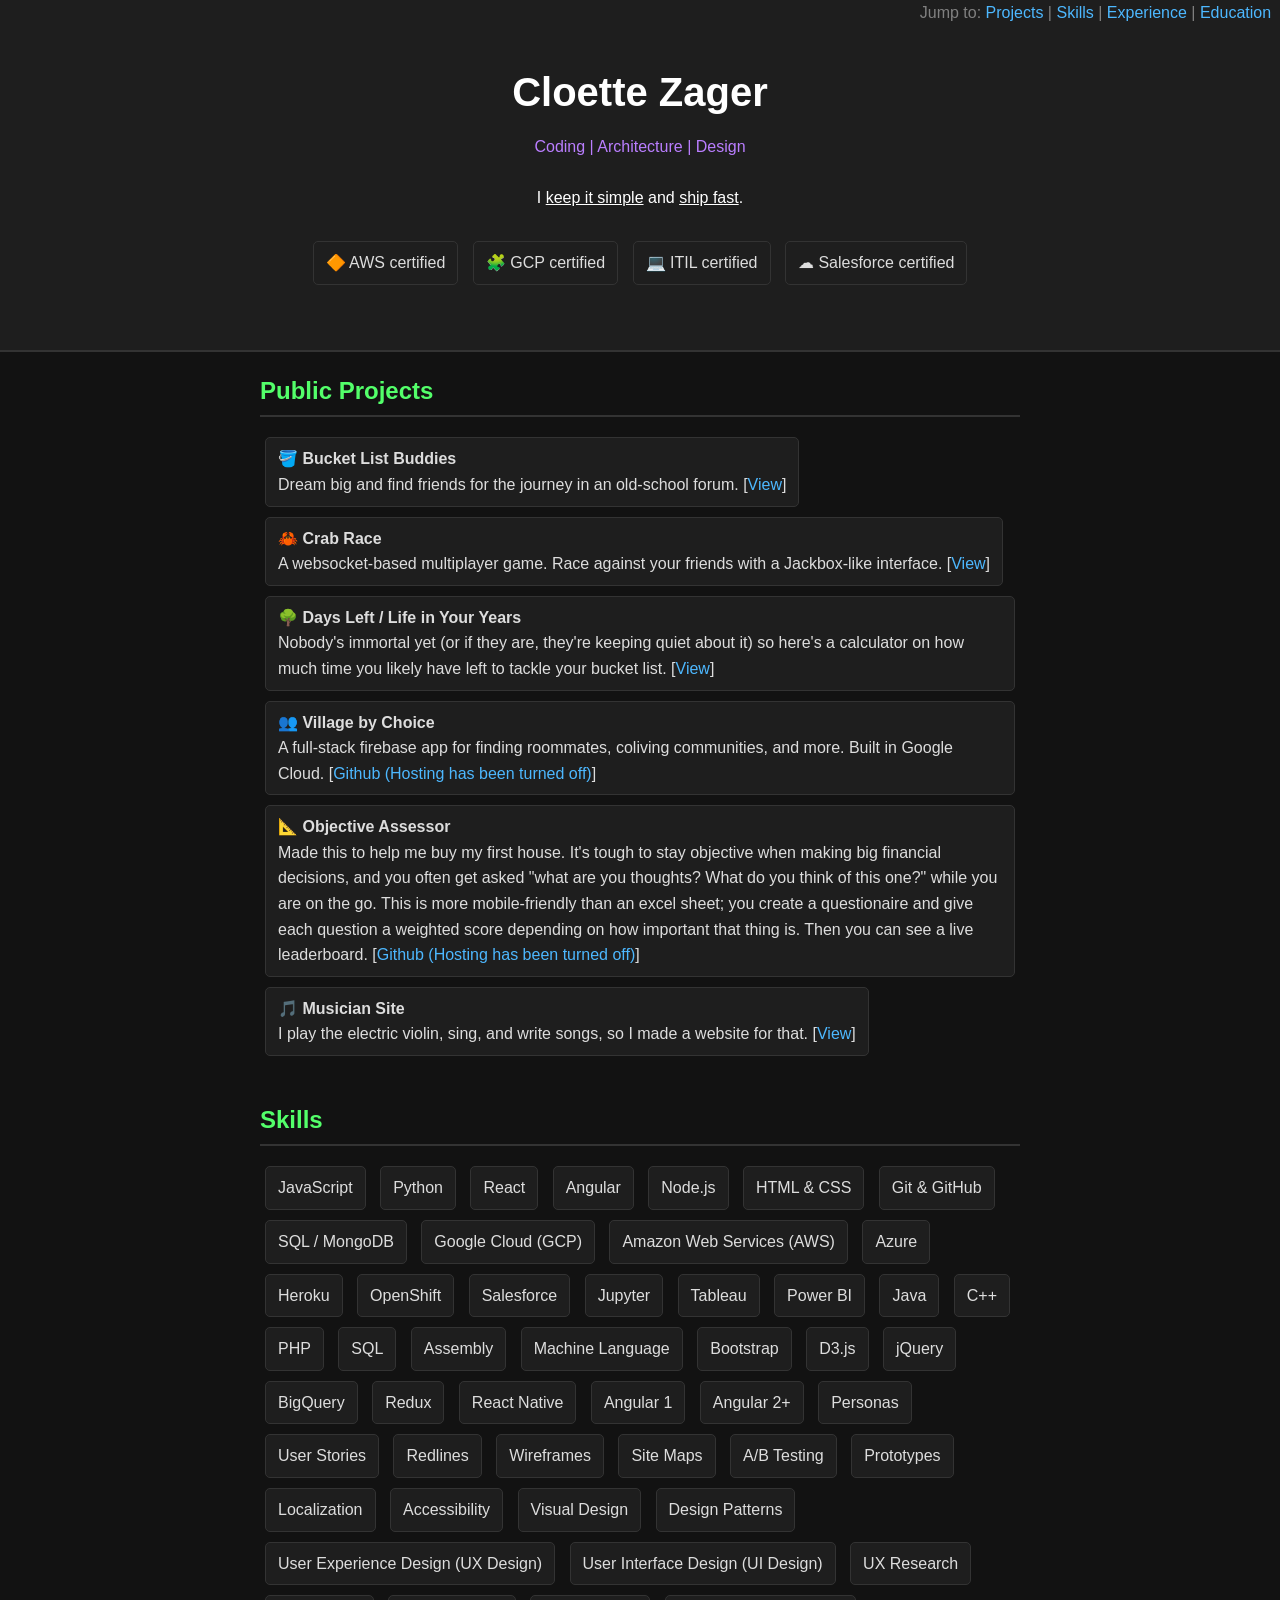
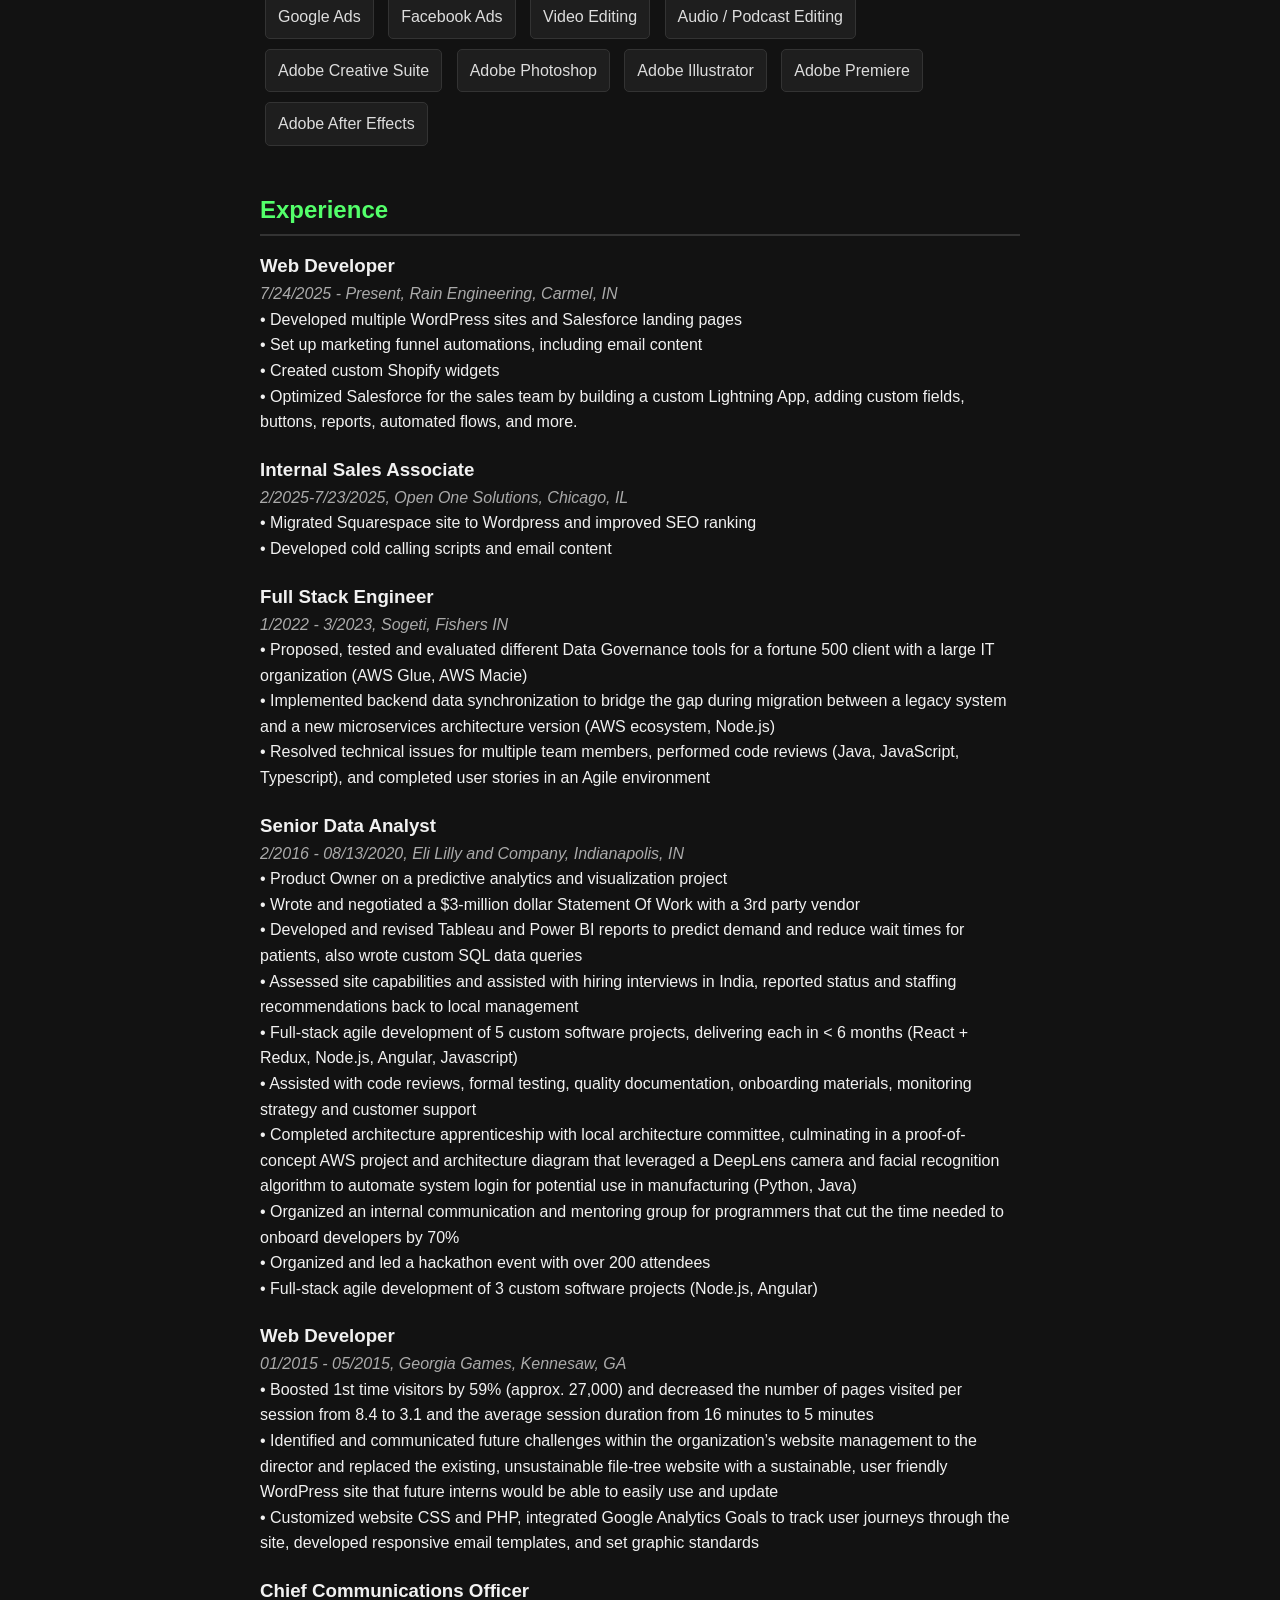
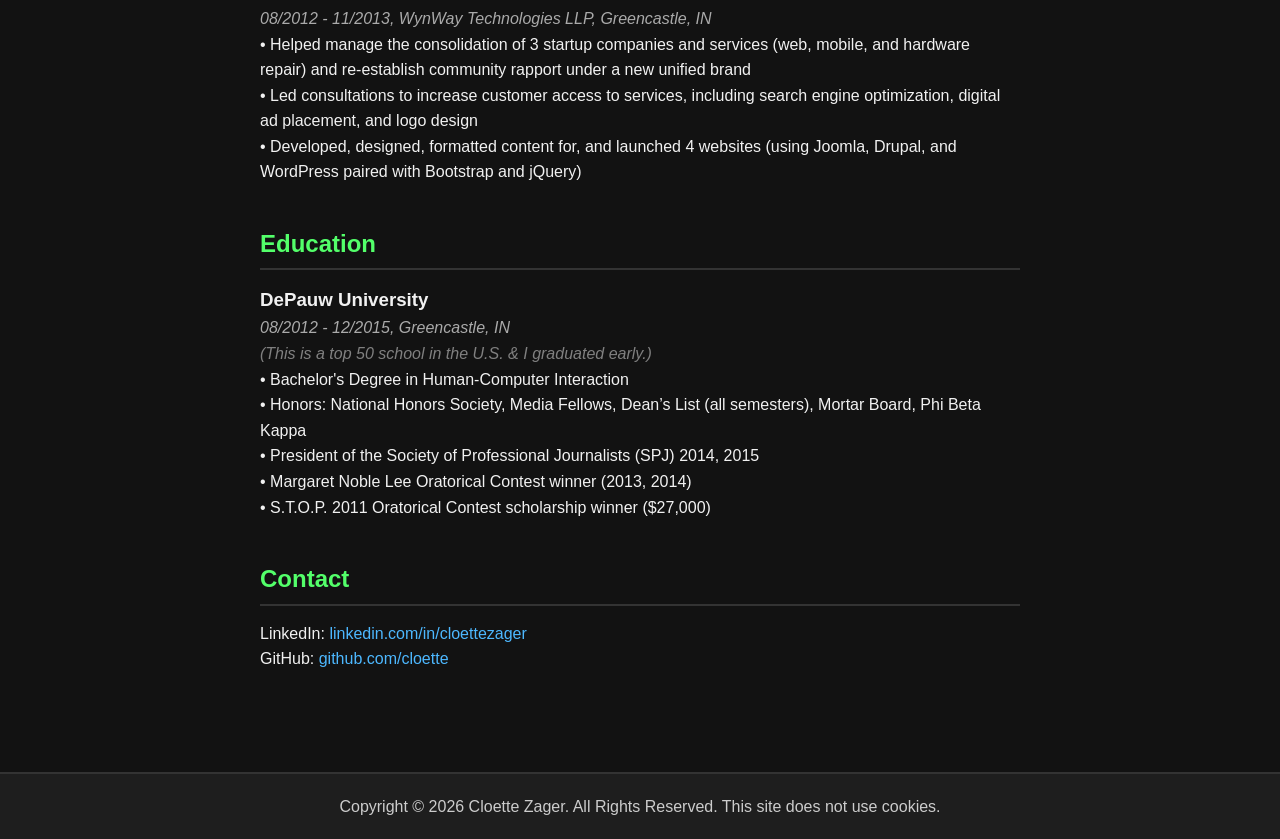
<file: index.html>
<!DOCTYPE html>
<html lang="en">

<head>
    <meta charset="UTF-8" />
    <meta name="viewport" content="width=device-width, initial-scale=1.0" />
    <title>Cloette Zager - Developer Resume</title>
    <link rel="stylesheet" href="style.css" />
</head>

<body>
    <header>
        <div class="container">
            <h1>Cloette Zager</h1>
            <p style="color:#ba7eff">Coding | Architecture | Design</p>
            <br>
            <p>I <span style="text-decoration: underline;">keep it simple</span> and <span
                    style="text-decoration: underline;">ship fast</span>.</p> <br>
            <ul class="project-list">
                <li>🔶 AWS certified</li>
                <li>🧩 GCP certified</li>
                <li>💻 ITIL certified</li>
                <li>☁︎ Salesforce certified</li>
            </ul>
        </div>
    </header>

    <main class="container">
        <p style="color:gray; position: fixed; top:0px; right: 0px;">&nbsp;&nbsp;Jump to:
            <a href="#projects">Projects</a> |
            <a href="#skills">Skills</a> |
            <a href="#experience">Experience</a> |
            <a href="#education">Education</a>&nbsp;&nbsp;
        </p>
        <section id="projects">
            <h2>Public Projects</h2>
            <ul class="project-list">
                <li>
                    <strong>🪣 Bucket List Buddies</strong> <br>Dream big and find friends for the journey in an old-school forum. [<a
                        href="https://bucketlistbuddies.vercel.app" target="_blank">View</a>]
                </li>
                <li>
                    <strong>🦀 Crab Race</strong> <br>A websocket-based multiplayer game. Race against your friends with
                    a
                    Jackbox-like interface.
                    [<a href="https://crabracetos.onrender.com" target="_blank">View</a>]
                </li>
                <li>
                    <strong>🌳 Days Left / Life in Your Years</strong> <br>Nobody's immortal yet (or if they are, they're keeping quiet about it) so here's a calculator on how much time you likely have left to tackle your bucket list. [<a
                        href="https://cloette.github.io/personal-website/life-in-your-years.html" target="_blank">View</a>]
                </li>
                <li>
                    <strong>👥 Village by Choice</strong> <br>A full-stack firebase app for finding roommates, coliving communities,
                    and
                    more. Built in Google Cloud. [<a href="https://github.com/cloette/CbC">Github (Hosting has been
                        turned off)</a>]
                </li>
                <li>
                    <strong>📐 Objective Assessor</strong> <br>Made this to help me buy my first house. It's tough to stay
                    objective when making big financial decisions, and you often get asked "what are you thoughts? What
                    do you think of this one?" while you are on the go. This is more mobile-friendly than an excel sheet; you create a questionaire and give each question a weighted score depending on how important that thing is. Then you can see a live leaderboard. [<a
                        href="https://github.com/cloette/demo-space/tree/objective-assessor-r1" target="_blank">Github (Hosting has been
                        turned off)</a>]
                </li>
                <li>
                    <strong>🎵 Musician Site</strong> <br>I play the electric violin, sing, and write songs, so I made a
                    website for that. [<a href="https://charoitemusic.com" target="_blank">View</a>]
                </li>
            </ul>
        </section>

        <section id="skills">
            <h2>Skills</h2>
            <ul class="skills-list">
                <li>JavaScript</li>
                <li>Python</li>
                <li>React</li>
                <li>Angular</li>
                <li>Node.js</li>
                <li>HTML & CSS</li>
                <li>Git & GitHub</li>
                <li>SQL / MongoDB</li>
                <li>Google Cloud (GCP)</li>
                <li>Amazon Web Services (AWS)</li>
                <li>Azure</li>
                <li>Heroku</li>
                <li>OpenShift</li>
                <li>Salesforce</li>
                <li>Jupyter</li>
                <li>Tableau</li>
                <li>Power BI</li>
                <li>Java</li>
                <li>C++</li>
                <li>PHP</li>
                <li>SQL</li>
                <li>Assembly</li>
                <li>Machine Language</li>  
                <li>Bootstrap</li>  
                <li>D3.js</li>  
                <li>jQuery</li>  
                <li>BigQuery</li>
                <li>Redux</li>  
                <li>React Native</li>  
                <li>Angular 1</li>  
                <li>Angular 2+</li>  
                <li>Personas</li>  
                <li>User Stories</li>  
                <li>Redlines</li>  
                <li>Wireframes</li>  
                <li>Site Maps</li>  
                <li>A/B Testing</li>  
                <li>Prototypes</li>  
                <li>Localization</li>  
                <li>Accessibility</li>  
                <li>Visual Design</li>  
                <li>Design Patterns</li>  
                <li>User Experience Design (UX Design)</li>  
                <li>User Interface Design (UI Design)</li>  
                <li>UX Research</li>
                <li>Google Ads</li>
                <li>Facebook Ads</li>
                <li>Video Editing</li>
                <li>Audio / Podcast Editing</li>
                <li>Adobe Creative Suite</li>
                <li>Adobe Photoshop</li>
                <li>Adobe Illustrator</li>
                <li>Adobe Premiere</li>
                <li>Adobe After Effects</li>
            </ul>
        </section>

        <section id="experience">
            <h2>Experience</h2>             
            <div class="job">
                <h3>Web Developer</h3>
                <p class="date">7/24/2025 - Present, Rain Engineering, Carmel, IN</p>
                <p>• Developed multiple WordPress sites and Salesforce landing pages</p>
                <p>• Set up marketing funnel automations, including email content</p>
                <p>• Created custom Shopify widgets</p>
                <p>• Optimized Salesforce for the sales team by building a custom Lightning App, adding custom fields, buttons, reports, automated flows, and more.</p>
            </div>
            <div class="job">
                <h3>Internal Sales Associate</h3>
                <p class="date">2/2025-7/23/2025, Open One Solutions, Chicago, IL</p>
                <p>• Migrated Squarespace site to Wordpress and improved SEO ranking</p>
                <p>• Developed cold calling scripts and email content</p>
            </div>
            <div class="job">
                <h3>Full Stack Engineer</h3>
                <p class="date">1/2022 - 3/2023, Sogeti, Fishers IN</p>
                <p>• Proposed, tested and evaluated different Data Governance tools for a fortune 500 client with a
                    large IT
                    organization (AWS Glue, AWS Macie)<br>
                    • Implemented backend data synchronization to bridge the gap during migration between a legacy
                    system
                    and a new microservices architecture version (AWS ecosystem, Node.js)<br>
                    • Resolved technical issues for multiple team members, performed code reviews (Java, JavaScript,
                    Typescript), and completed user stories in an Agile environment</p>
            </div>
            <div class="job">
                <h3>Senior Data Analyst</h3>
                <p class="date">2/2016 - 08/13/2020, Eli Lilly and Company, Indianapolis, IN</p>
                <p>
                    • Product Owner on a predictive analytics and visualization project
                    <br>• Wrote and negotiated a $3-million dollar Statement Of Work with a 3rd party vendor
                    <br>• Developed and revised Tableau and Power BI reports to predict demand and reduce wait times
                    for
                    <br>patients, also wrote custom SQL data queries

                    <br>• Assessed site capabilities and assisted with hiring interviews in India, reported status
                    and staffing
                    recommendations back to local management
                    <br>• Full-stack agile development of 5 custom software projects, delivering each in < 6 months
                        (React + Redux, Node.js, Angular, Javascript) <br>• Assisted with code reviews, formal
                        testing, quality documentation, onboarding materials, monitoring
                        strategy and customer support

                        <br>• Completed architecture apprenticeship with local architecture committee, culminating
                        in a
                        proof-of-concept AWS project and architecture diagram that leveraged a DeepLens camera and
                        facial
                        recognition algorithm to automate system login for potential use in manufacturing (Python,
                        Java)

                        <br>• Organized an internal communication and mentoring group for programmers that cut the
                        time needed to
                        onboard developers by 70%
                        <br>• Organized and led a hackathon event with over 200 attendees
                        <br>• Full-stack agile development of 3 custom software projects (Node.js, Angular)
                </p>
            </div>
            <div class="job">
                <h3>Web Developer</h3>
                <p class="date">01/2015 - 05/2015, Georgia Games, Kennesaw, GA</p>
                <p>• Boosted 1st time visitors by 59% (approx. 27,000) and decreased the number of pages visited per
                    session from 8.4 to 3.1 and the average session duration from 16 minutes to 5 minutes
                    <br>• Identified and communicated future challenges within the organization’s website management
                    to the
                    director and replaced the existing, unsustainable file-tree website with a sustainable, user
                    friendly
                    WordPress site that future interns would be able to easily use and update
                    <br>• Customized website CSS and PHP, integrated Google Analytics Goals to track user journeys
                    through
                    the site, developed responsive email templates, and set graphic standards
                </p>
            </div>

            <div class="job">
                <h3>Chief Communications Officer</h3>
                <p class="date">08/2012 - 11/2013, WynWay Technologies LLP, Greencastle, IN</p>
                <p>• Helped manage the consolidation of 3 startup companies and services (web, mobile, and hardware
                    repair) and re-establish community rapport under a new unified brand<br>
                    • Led consultations to increase customer access to services, including search engine
                    optimization, digital
                    ad placement, and logo design<br>
                    • Developed, designed, formatted content for, and launched 4 websites (using Joomla, Drupal, and
                    WordPress paired with Bootstrap and jQuery)</p>
            </div>
            <div class="job">
                <h3></h3>
                <p class="date"></p>
                <p></p>
            </div>
        </section>

        <section id="education">
            <h2>Education</h2>
            <div class="job">
                <h3>DePauw University</h3>
                <p class="date">08/2012 - 12/2015, Greencastle, IN</p>
                <p style="color:grey;"><i>(This is a top 50 school in the U.S. & I graduated early.)</i></p>
                <p>• Bachelor's Degree in Human-Computer Interaction<br>
                    • Honors: National Honors Society, Media Fellows, Dean’s List (all semesters), Mortar Board, Phi
                    Beta
                    Kappa<br>
                    • President of the Society of Professional Journalists (SPJ) 2014, 2015<br>
                    • Margaret Noble Lee Oratorical Contest winner (2013, 2014)<br>
                    • S.T.O.P. 2011 Oratorical Contest scholarship winner ($27,000)</p>
            </div>
        </section>

        <section id="contact">
            <h2>Contact</h2>
            <p>LinkedIn: <a href="https://linkedin.com/in/cloettezager" target="_blank">linkedin.com/in/cloettezager</a>
            </p>
            <p>GitHub: <a href="https://github.com/cloette" target="_blank">github.com/cloette</a></p>
        </section>
    </main>

    <footer>
        <p>Copyright © 2026 Cloette Zager. All Rights Reserved.
            This site does not use cookies.</p>
    </footer>

</body>

</html>
</file>
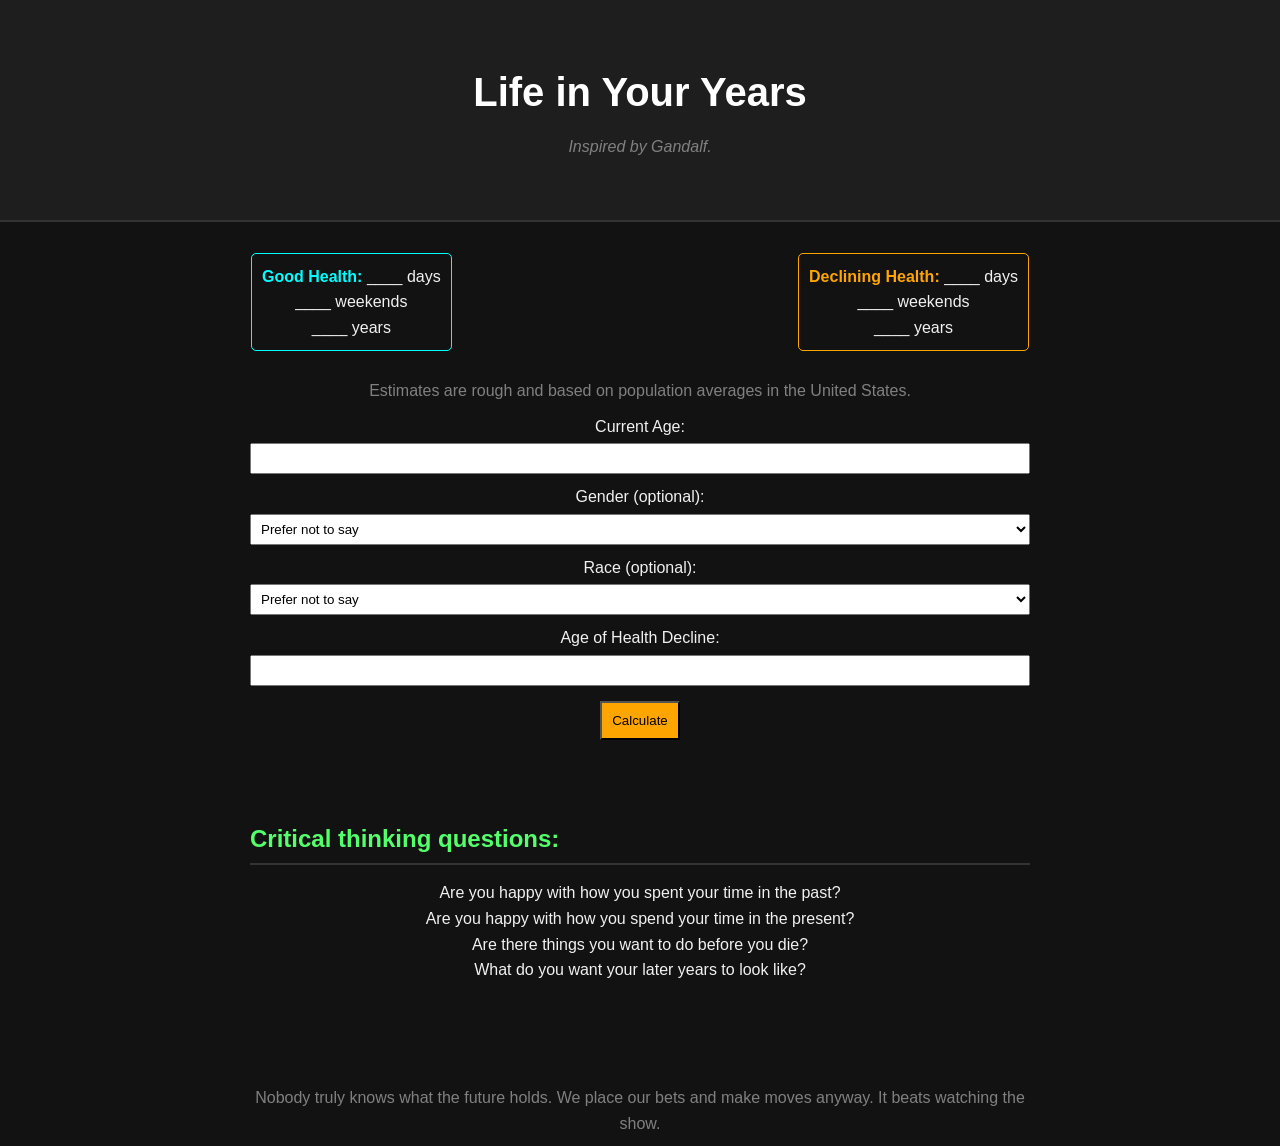
<file: life-in-your-years.html>
<!DOCTYPE html>
<html lang="en">

<head>
    <meta charset="UTF-8" />
    <meta name="viewport" content="width=device-width, initial-scale=1.0" />
    <title>Cloette Zager - Developer Resume</title>
    <link rel="stylesheet" href="style.css" />

    <style>
        label {
            display: block;
            margin-top: 10px;
            text-align: center;
        }

        p {
            text-align: center;
        }

        input,
        select {
            width: 100%;
            padding: 6px;
            margin-top: 4px;

        }

        button {
            padding: 10px;
            background-color: orange;
            display: block;
            margin: 15px auto;
        }

        .output div {
            margin-top: 20px;
            padding: 10px;
            border-radius: 5px;
            text-align: center;
            margin: 1px;
        }

        .donotfillscreen {
            max-width: 800px;
            margin: 0 auto;
            padding: 10px;
        }

        .two-columns {
            display: flex;
            justify-content: space-between;
            margin-top: 20px;
        }

        .blue strong {
            color: aqua;
        }

        .blue {
            border: 1px solid aqua;
        }

        .orange strong {
            color: orange;
        }

        .orange {
            border: 1px solid orange;
        }
    </style>
</head>



<body>

    <header>
        <div class="container">
            <h1>Life in Your Years</h1>
            <p style="color:gray"><i>Inspired by Gandalf.</i></p>
        </div>
    </header>

    <div class="donotfillscreen">
        <div class="output two-columns" id="output">
            <div class="blue"><strong>Good Health:</strong>
                ____ days<br> ____ weekends<br> ____ years</div>
            <div class="orange"><strong>Declining Health:</strong>
                ____ days<br> ____ weekends<br> ____ years</div>
        </div>
        <p style="color:gray"><br>Estimates are rough and based on population averages in the United States. <br></p>

        <label>Current Age:
            <input type="number" id="age" min="0" max="120">
        </label>

        <label>Gender (optional):
            <select id="gender">
                <option value="">Prefer not to say</option>
                <option value="female">Female</option>
                <option value="male">Male</option>
            </select>
        </label>

        <label>Race (optional):
            <select id="race">
                <option value="">Prefer not to say</option>
                <option value="white">White</option>
                <option value="black">Black</option>
                <option value="asian">Asian</option>
                <option value="hispanic">Hispanic</option>
                <option value="other">Other</option>
            </select>
        </label>

        <label>Age of Health Decline:
            <input type="number" id="declineAge" min="0" max="120">
        </label>

        <button onclick="calculate()">Calculate</button>

        <div style="margin-top:80px">
            <h2>Critical thinking questions:</h2>
            <p>Are you happy with how you spent your time in the past?</p>
            <p>Are you happy with how you spend your time in the present?</p>
            <p>Are there things you want to do before you die?</p>
            <p>What do you want your later years to look like?</p>
            <br><br>
            <br><br>
            <p style="color:gray">Nobody truly knows what the future holds. We place our bets and make moves anyway. It beats watching the
                show.</p>
        </div>
    </div>



    <script>
        function suggestDeclineAge(age, gender) {
            // Basic heuristic (you can refine this)
            let base = 75;

            if (gender === "female") base += 2;
            if (gender === "male") base -= 2;

            return Math.max(age + 5, base); // ensure it's ahead of current age
        }

        document.getElementById("age").addEventListener("blur", () => {
            const age = parseInt(document.getElementById("age").value);
            const gender = document.getElementById("gender").value;
            const declineField = document.getElementById("declineAge");

            if (!declineField.value && age) {
                declineField.value = suggestDeclineAge(age, gender);
            }
        });

        function calculate() {
            const age = parseInt(document.getElementById("age").value);
            const declineAge = parseInt(document.getElementById("declineAge").value);

            if (!age || !declineAge || declineAge <= age) {
                document.getElementById("output").innerText =
                    "Please enter valid ages (decline age must be greater than current age).";
                return;
            }

            const goodYears = declineAge - age;

            // Simple assumption: total lifespan ~85 (you can refine)
            const totalLife = 85;
            const decliningYears = Math.max(0, totalLife - declineAge);

            function convert(years) {
                return {
                    days: Math.round(years * 365),
                    weekends: Math.round(years * 52)
                };
            }

            const good = convert(goodYears);
            const declining = convert(decliningYears);

            document.getElementById("output").innerHTML = `
    <div class="blue"><strong>Good Health:</strong><br>
    (~${good.days} days, <br>${good.weekends} weekends), <br>${goodYears} years</div>

    <div class="orange"><strong>Declining Health:</strong><br>
    (~${declining.days} days, <br>${declining.weekends} weekends), <br>${decliningYears} years</div>
  `;
        }
    </script>


</body>

</html>
</file>
<file: style.css>
/* Reset */
* {
  margin: 0;
  padding: 0;
  box-sizing: border-box;
}

body {
  font-family: 'Segoe UI', sans-serif;
  line-height: 1.6;
  color: #f1f1f1;
  background-color: #121212;
}

/* Layout */
.container {
  width: 90%;
  max-width: 800px;
  margin: 0 auto;
  padding: 20px;
}

header {
  background-color: #1e1e1e;
  color: #ffffff;
  padding: 40px 0;
  text-align: center;
  border-bottom: 2px solid #333;
}

header h1 {
  margin-bottom: 10px;
  font-size: 2.5em;
}

main section {
  margin-bottom: 40px;
}

h2 {
  color: #53ff6a;
  border-bottom: 2px solid #333;
  padding-bottom: 5px;
  margin-bottom: 15px;
}

.skills-list,
.project-list {
  list-style: none;
  padding-left: 0;
}

.skills-list li,
.project-list li {
  background-color: #1e1e1e;
  color: #ddd;
  display: inline-block;
  padding: 8px 12px;
  margin: 5px;
  border-radius: 5px;
  border: 1px solid #333;
}

.job {
  margin-bottom: 20px;
}

.job .date {
  font-style: italic;
  color: #aaa;
}

a {
  color: #4db8ff;
  text-decoration: none;
}

a:hover {
  text-decoration: underline;
}

footer {
  background-color: #1e1e1e;
  color: #ccc;
  text-align: center;
  padding: 20px 0;
  margin-top: 40px;
  border-top: 2px solid #333;
}

/* Responsive */
@media (max-width: 600px) {
  header h1 {
    font-size: 1.8em;
  }

  .skills-list li,
  .project-list li {
    display: block;
    margin: 8px 0;
  }
}
</file>
